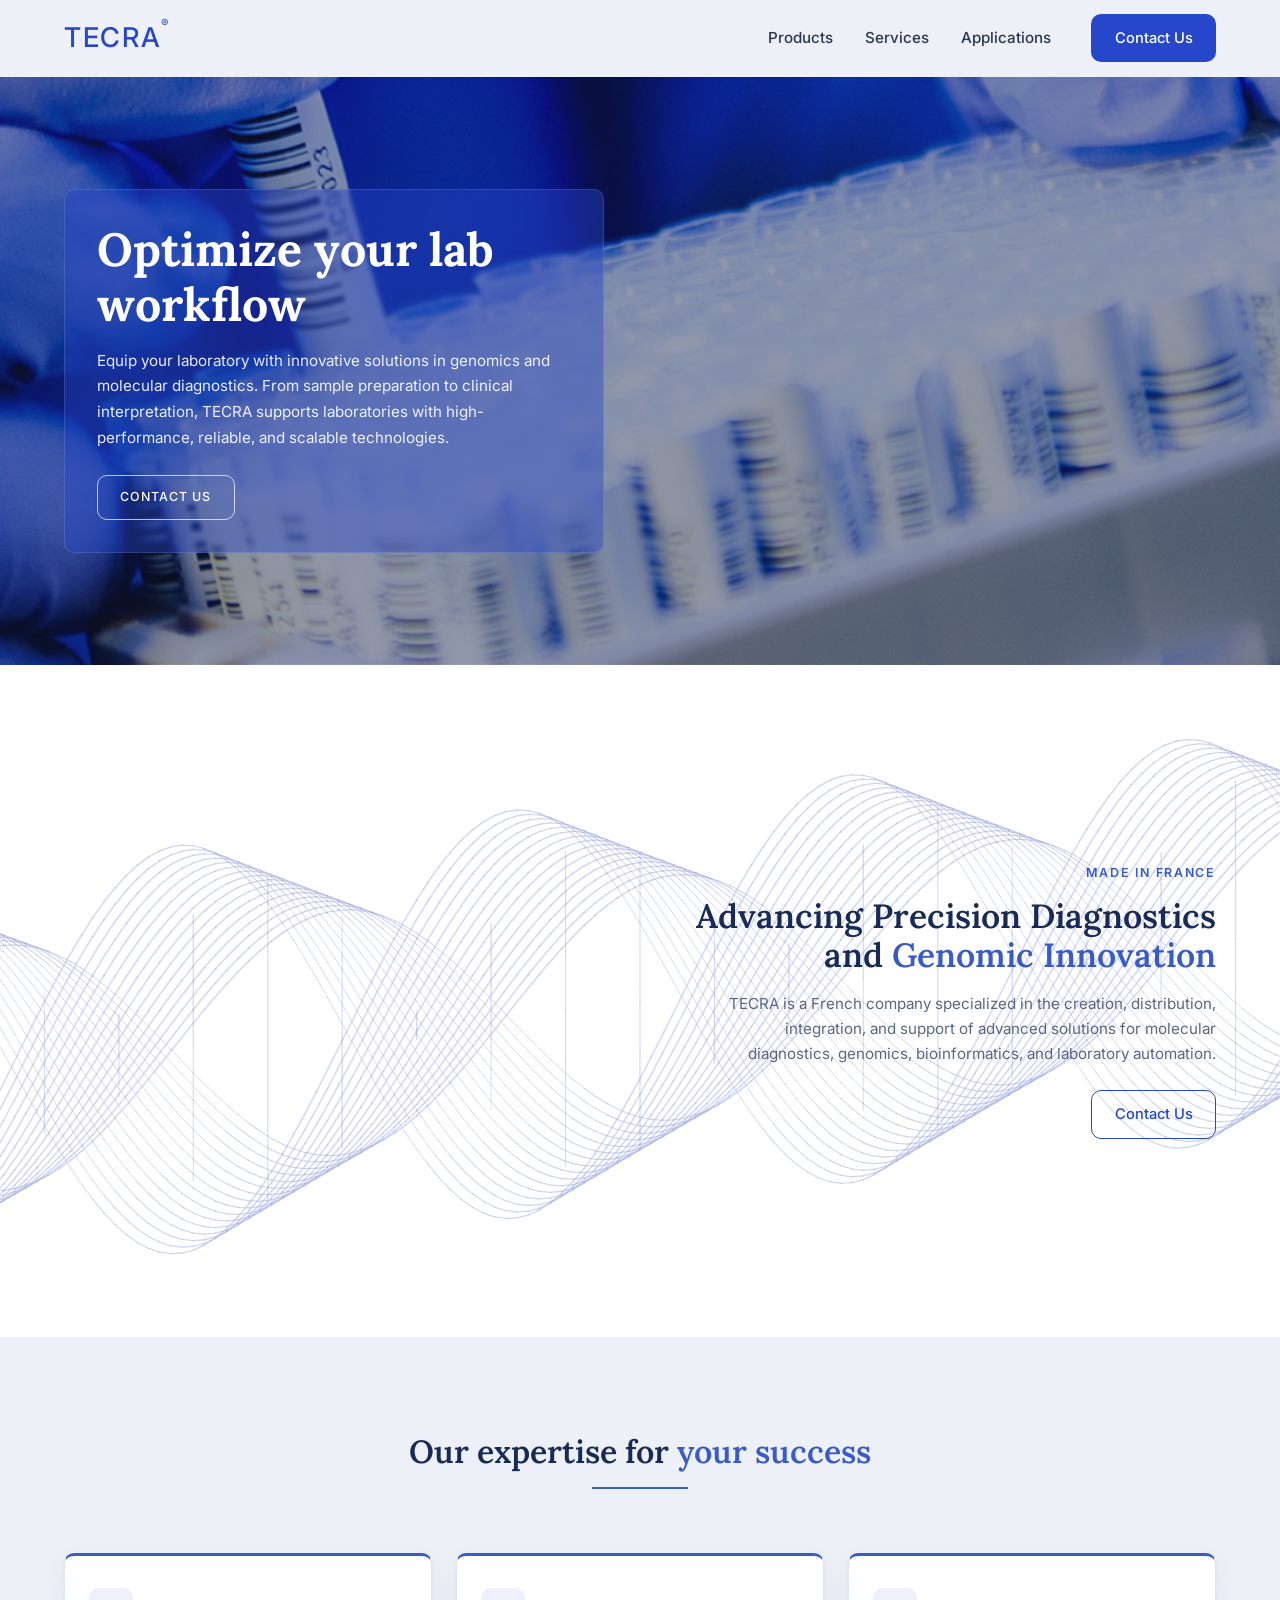
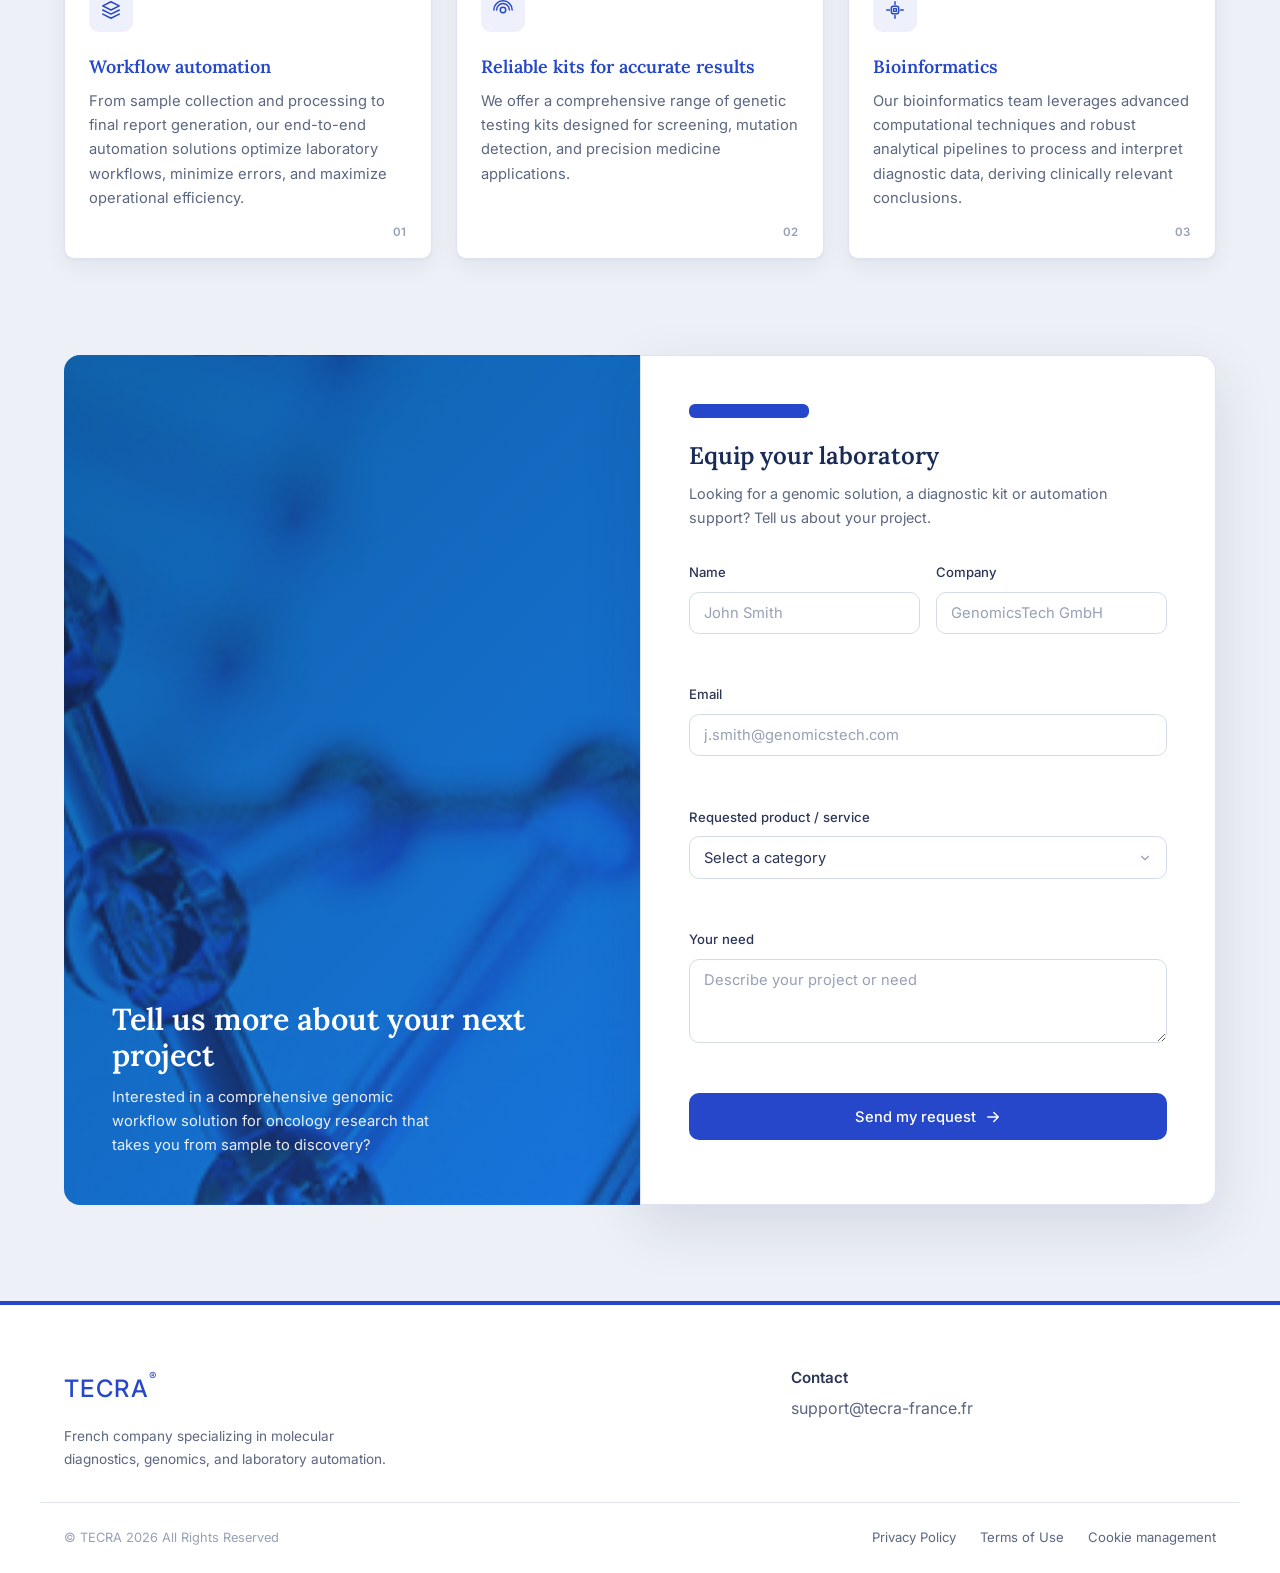
<file: index.html>
<!DOCTYPE html>
<html lang="en">
<head>
  <meta charset="UTF-8" />
  <meta name="viewport" content="width=device-width, initial-scale=1.0" />
  <title>TECRA — Advancing Precision Diagnostics & Genomic Innovation</title>
  <meta
    name="description"
    content="TECRA is a French company specialized in molecular diagnostics, genomics, bioinformatics, and laboratory automation."
  />

  <!-- Fonts: serif display (Lora) + sans UI (Inter) -->
  <link rel="preconnect" href="https://fonts.googleapis.com" />
  <link rel="preconnect" href="https://fonts.gstatic.com" crossorigin />
  <link
    href="https://fonts.googleapis.com/css2?family=Inter:wght@400;500;600&family=Lora:ital,wght@0,500;0,600;0,700;1,500&display=swap"
    rel="stylesheet"
  />

  <link rel="stylesheet" href="styles.css" />
</head>
<body>
  <!-- ============================ HEADER ============================ -->
  <header class="site-header" id="top">
    <div class="container site-header__inner">
      <a href="#top" class="logo" aria-label="TECRA home">
        <span class="logo__word">TECRA</span><span class="logo__mark">&reg;</span>
      </a>

      <nav class="nav" aria-label="Primary">
        <button
          class="nav__toggle"
          aria-expanded="false"
          aria-controls="nav-menu"
          aria-label="Open menu"
        >
          <span></span><span></span><span></span>
        </button>

        <ul class="nav__menu" id="nav-menu">
          <li><a href="products.html">Products</a></li>
          <li><a href="services.html">Services</a></li>
          <li><a href="applications.html">Applications</a></li>
          <li class="nav__cta">
            <a href="#contact" class="btn btn--primary">Contact Us</a>
          </li>
        </ul>
      </nav>
    </div>
  </header>

  <main>
    <!-- ============================ HERO ============================ -->
    <section class="hero" id="products">
      <div class="container hero__inner">
        <div class="hero__card">
          <h1 class="hero__title">Optimize your lab workflow</h1>
          <p class="hero__text">
            Equip your laboratory with innovative solutions in genomics and
            molecular diagnostics. From sample preparation to clinical
            interpretation, TECRA supports laboratories with high-performance,
            reliable, and scalable technologies.
          </p>
          <a href="#contact" class="btn btn--ghost">Contact Us</a>
        </div>
      </div>
    </section>

    <!-- ============================ ABOUT ============================ -->
    <section class="about" id="services">
      <div class="container about__inner">
        <!-- Decorative DNA double-helix: drawn and projected in 3D,
             rotating on its vertical axis (see initHelix in main.js). -->
        <div class="about__helix" aria-hidden="true">
          <canvas class="about__helix-canvas"></canvas>
        </div>

        <div class="about__content">
          <p class="eyebrow">Made in France</p>
          <h2 class="about__title">
            Advancing Precision Diagnostics and
            <span class="text-accent">Genomic Innovation</span>
          </h2>
          <p class="about__text">
            TECRA is a French company specialized in the creation, distribution,
            integration, and support of advanced solutions for molecular
            diagnostics, genomics, bioinformatics, and laboratory automation.
          </p>
          <a href="#contact" class="btn btn--outline">Contact Us</a>
        </div>
      </div>
    </section>

    <!-- ========================== EXPERTISE ========================== -->
    <section class="expertise" id="applications">
      <div class="container">
        <header class="section-head">
          <h2 class="section-head__title">
            Our expertise for <span class="text-accent">your success</span>
          </h2>
          <span class="section-head__rule" aria-hidden="true"></span>
        </header>

        <ol class="cards">
          <li class="card">
            <span class="card__icon" aria-hidden="true">
              <svg viewBox="0 0 24 24" fill="none" stroke="currentColor" stroke-width="1.6" stroke-linecap="round" stroke-linejoin="round">
                <path d="M12 3 3 7.5 12 12l9-4.5L12 3Z" />
                <path d="M3 12l9 4.5L21 12" />
                <path d="M3 16.5 12 21l9-4.5" />
              </svg>
            </span>
            <h3 class="card__title">Workflow automation</h3>
            <p class="card__text">
              From sample collection and processing to final report generation,
              our end-to-end automation solutions optimize laboratory workflows,
              minimize errors, and maximize operational efficiency.
            </p>
            <span class="card__number">01</span>
          </li>

          <li class="card">
            <span class="card__icon" aria-hidden="true">
              <svg viewBox="0 0 24 24" fill="none" stroke="currentColor" stroke-width="1.6" stroke-linecap="round" stroke-linejoin="round">
                <circle cx="12" cy="12" r="3" />
                <path d="M5 12a7 7 0 0 1 14 0" />
                <path d="M2 12a10 10 0 0 1 20 0" />
              </svg>
            </span>
            <h3 class="card__title">Reliable kits for accurate results</h3>
            <p class="card__text">
              We offer a comprehensive range of genetic testing kits designed for
              screening, mutation detection, and precision medicine applications.
            </p>
            <span class="card__number">02</span>
          </li>

          <li class="card">
            <span class="card__icon" aria-hidden="true">
              <svg viewBox="0 0 24 24" fill="none" stroke="currentColor" stroke-width="1.6" stroke-linecap="round" stroke-linejoin="round">
                <path d="M12 3v3M12 18v3M3 12h3M18 12h3" />
                <rect x="8" y="8" width="8" height="8" rx="2" />
                <path d="M10.5 10.5h3v3h-3z" />
              </svg>
            </span>
            <h3 class="card__title">Bioinformatics</h3>
            <p class="card__text">
              Our bioinformatics team leverages advanced computational techniques
              and robust analytical pipelines to process and interpret diagnostic
              data, deriving clinically relevant conclusions.
            </p>
            <span class="card__number">03</span>
          </li>
        </ol>
      </div>
    </section>

    <!-- =========================== CONTACT =========================== -->
    <section class="contact" id="contact">
      <div class="container contact__inner">
        <!-- Image / message panel -->
        <aside class="contact__panel">
          <div class="contact__panel-content">
            <h2 class="contact__panel-title">Tell us more about your next project</h2>
            <p class="contact__panel-text">
              Interested in a comprehensive genomic workflow solution for oncology
              research that takes you from sample to discovery?
            </p>
          </div>
        </aside>

        <!-- Form card -->
        <div class="contact__card">
          <span class="contact__chip" aria-hidden="true"></span>
          <h2 class="contact__title">Equip your laboratory</h2>
          <p class="contact__subtitle">
            Looking for a genomic solution, a diagnostic kit or automation support?
            Tell us about your project.
          </p>

          <form class="form" id="contact-form" action="https://formspree.io/f/mpqgjjyk" method="POST" novalidate>
            <input type="hidden" name="_subject" value="New contact request from TECRA website" />
            <input type="hidden" name="_replyto" value="" />
            <div class="form__row">
              <div class="field">
                <label for="name">Name</label>
                <input type="text" id="name" name="name" minlength="2" placeholder="John Smith" required />
                <span class="field__error" aria-live="polite"></span>
              </div>
              <div class="field">
                <label for="structure">Company</label>
                <input type="text" id="structure" name="structure" minlength="2" placeholder="GenomicsTech GmbH" required />
                <span class="field__error" aria-live="polite"></span>
              </div>
            </div>

            <div class="field">
              <label for="email">Email</label>
              <input type="email" id="email" name="email" placeholder="j.smith@genomicstech.com" required />
              <span class="field__error" aria-live="polite"></span>
            </div>

            <div class="field">
              <label for="category">Requested product / service</label>
              <select id="category" name="category" required>
                <option value="" disabled selected>Select a category</option>
                <option value="automation">Workflow automation</option>
                <option value="kits">Diagnostic kits</option>
                <option value="genomics">Genomic solutions</option>
                <option value="bioinformatics">Bioinformatics</option>
              </select>
              <span class="field__error" aria-live="polite"></span>
            </div>

            <div class="field">
              <label for="need">Your need</label>
              <textarea id="need" name="need" rows="3" minlength="10" placeholder="Describe your project or need" required></textarea>
              <span class="field__error" aria-live="polite"></span>
            </div>

            <button type="submit" class="btn btn--primary btn--block">
              Send my request
              <svg viewBox="0 0 24 24" fill="none" stroke="currentColor" stroke-width="2" stroke-linecap="round" stroke-linejoin="round" aria-hidden="true">
                <path d="M5 12h14M13 6l6 6-6 6" />
              </svg>
            </button>
          </form>
        </div>
      </div>
    </section>
  </main>

  <!-- ============================ FOOTER ============================ -->
  <footer class="site-footer">
    <div class="container site-footer__inner">
      <div class="site-footer__brand">
        <a href="#top" class="logo logo--footer" aria-label="TECRA home">
          <span class="logo__word">TECRA</span><span class="logo__mark">&reg;</span>
        </a>
        <p class="site-footer__desc">
          French company specializing in molecular diagnostics, genomics, and
          laboratory automation.
        </p>
      </div>

      <div class="site-footer__contact">
        <h4>Contact</h4>
        <a href="mailto:support@tecra-france.fr">support@tecra-france.fr</a>
      </div>
    </div>

    <div class="container site-footer__bottom">
      <p class="site-footer__copy">&copy; TECRA 2026 All Rights Reserved</p>
      <ul class="site-footer__links">
        <li><a href="politique-de-confidentialite.html">Privacy Policy</a></li>
        <li><a href="#">Terms of Use</a></li>
        <li><a href="politique-de-confidentialite.html#cookies">Cookie management</a></li>
        
      </ul>
    </div>
  </footer>

  <script src="main.js"></script>
</body>
</html>
</file>
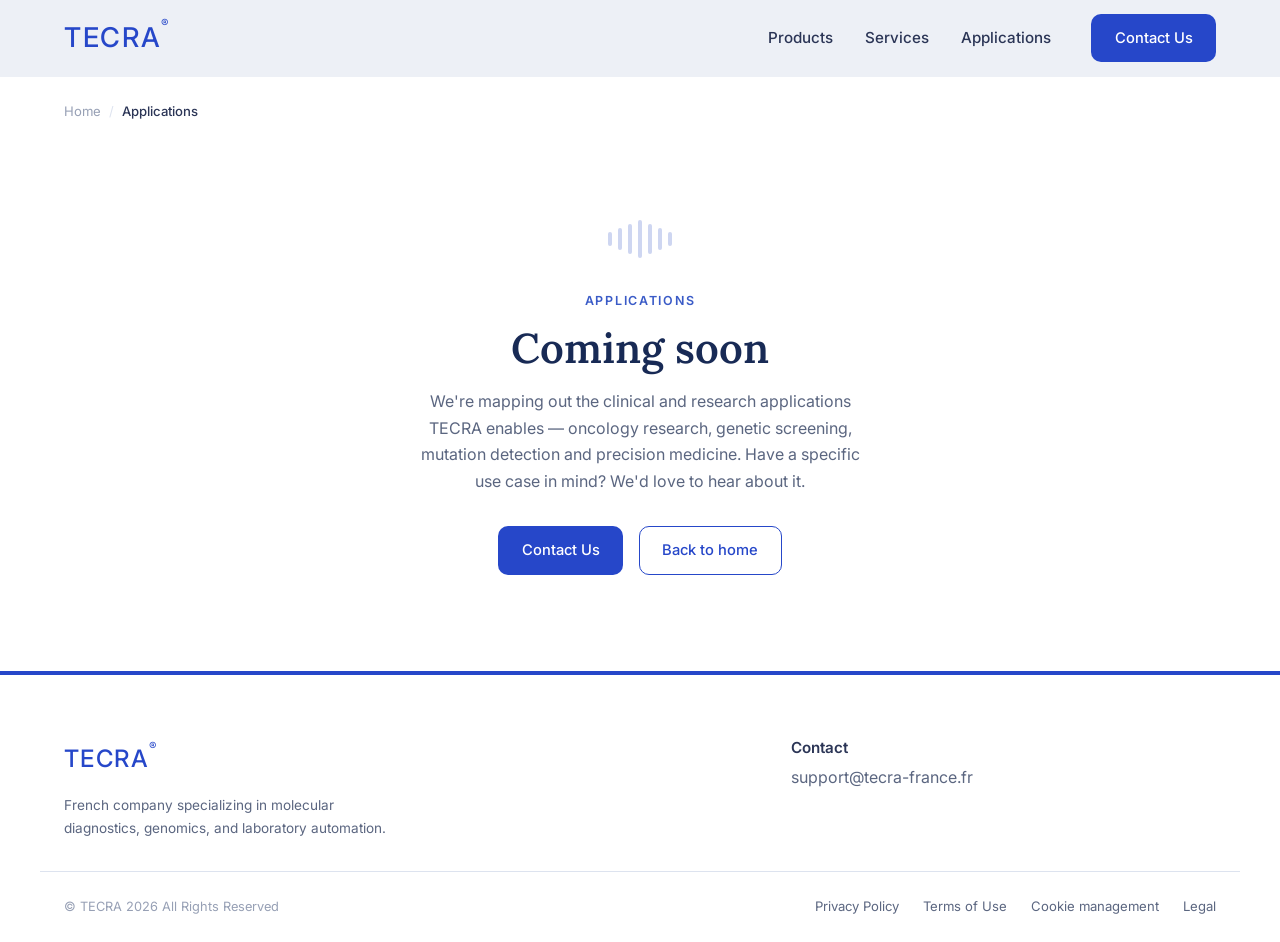
<file: applications.html>
<!DOCTYPE html>
<html lang="en">
<head>
  <meta charset="UTF-8" />
  <meta name="viewport" content="width=device-width, initial-scale=1.0" />

  <title>Applications — TECRA | Oncology, Screening & Precision Medicine</title>
  <meta
    name="description"
    content="TECRA applications — oncology research, genetic screening, mutation detection and precision medicine. This page is being prepared. Contact us in the meantime."
  />
  <link rel="canonical" href="https://tecra-france.fr/applications.html" />
  <meta name="robots" content="noindex, follow" />

  <meta property="og:type" content="website" />
  <meta property="og:title" content="Applications — TECRA" />
  <meta property="og:description" content="Our applications page is on its way. Reach out to discuss oncology, screening and precision medicine." />
  <meta property="og:url" content="https://tecra-france.fr/applications.html" />
  <meta property="og:locale" content="en" />

  <link rel="preconnect" href="https://fonts.googleapis.com" />
  <link rel="preconnect" href="https://fonts.gstatic.com" crossorigin />
  <link
    href="https://fonts.googleapis.com/css2?family=Inter:wght@400;500;600&family=Lora:ital,wght@0,500;0,600;0,700;1,500&display=swap"
    rel="stylesheet"
  />

  <link rel="stylesheet" href="styles.css" />
  <link rel="stylesheet" href="pages.css" />
</head>
<body>
  <header class="site-header" id="top">
    <div class="container site-header__inner">
      <a href="index.html" class="logo" aria-label="TECRA home">
        <span class="logo__word">TECRA</span><span class="logo__mark">&reg;</span>
      </a>

      <nav class="nav" aria-label="Primary">
        <button class="nav__toggle" aria-expanded="false" aria-controls="nav-menu" aria-label="Open menu">
          <span></span><span></span><span></span>
        </button>

        <ul class="nav__menu" id="nav-menu">
          <li><a href="products.html">Products</a></li>
          <li><a href="services.html">Services</a></li>
          <li><a href="applications.html" aria-current="page">Applications</a></li>
          <li class="nav__cta">
            <a href="index.html#contact" class="btn btn--primary">Contact Us</a>
          </li>
        </ul>
      </nav>
    </div>
  </header>

  <main>
    <nav class="container breadcrumb" aria-label="Breadcrumb">
      <ol>
        <li><a href="index.html">Home</a></li>
        <li class="breadcrumb__sep" aria-hidden="true">/</li>
        <li aria-current="page">Applications</li>
      </ol>
    </nav>

    <section class="container wip" aria-labelledby="wip-title">
      <div class="wip__inner">
        <div class="wip__motif" aria-hidden="true">
          <span></span><span></span><span></span><span></span><span></span><span></span><span></span>
        </div>
        <p class="eyebrow">Applications</p>
        <h1 class="wip__title" id="wip-title">Coming soon</h1>
        <p class="wip__text">
          We're mapping out the clinical and research applications TECRA enables —
          oncology research, genetic screening, mutation detection and precision
          medicine. Have a specific use case in mind? We'd love to hear about it.
        </p>
        <div class="wip__actions">
          <a href="index.html#contact" class="btn btn--primary">Contact Us</a>
          <a href="index.html" class="btn btn--outline">Back to home</a>
        </div>
      </div>
    </section>
  </main>

  <footer class="site-footer">
    <div class="container site-footer__inner">
      <div class="site-footer__brand">
        <a href="index.html" class="logo logo--footer" aria-label="TECRA home">
          <span class="logo__word">TECRA</span><span class="logo__mark">&reg;</span>
        </a>
        <p class="site-footer__desc">
          French company specializing in molecular diagnostics, genomics, and
          laboratory automation.
        </p>
      </div>

      <div class="site-footer__contact">
        <h4>Contact</h4>
        <a href="mailto:support@tecra-france.fr">support@tecra-france.fr</a>
      </div>
    </div>

    <div class="container site-footer__bottom">
      <p class="site-footer__copy">&copy; TECRA 2026 All Rights Reserved</p>
      <ul class="site-footer__links">
        <li><a href="politique-de-confidentialite.html">Privacy Policy</a></li>
        <li><a href="#">Terms of Use</a></li>
        <li><a href="politique-de-confidentialite.html#cookies">Cookie management</a></li>
        <li><a href="mentions-legales.html">Legal</a></li>
      </ul>
    </div>
  </footer>

  <script src="main.js"></script>
</body>
</html>
</file>
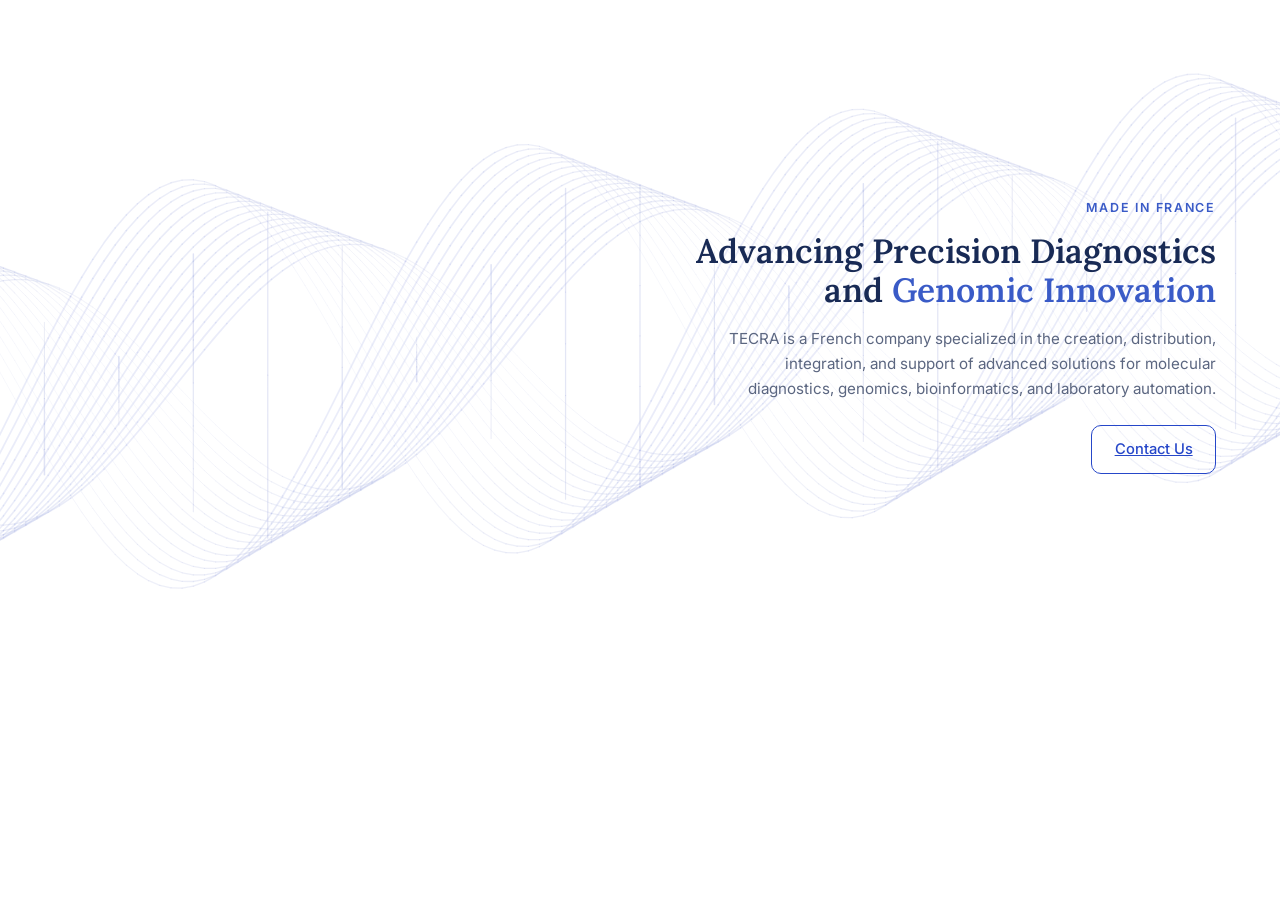
<file: helix-preview.html>
<!DOCTYPE html>
<html lang="fr">
<head>
<meta charset="UTF-8" />
<meta name="viewport" content="width=device-width, initial-scale=1.0" />
<title>TECRA — Aperçu hélice ADN animée</title>
<link rel="preconnect" href="https://fonts.googleapis.com" />
<link rel="preconnect" href="https://fonts.gstatic.com" crossorigin />
<link href="https://fonts.googleapis.com/css2?family=Inter:wght@400;500;600&family=Lora:wght@500;600;700&display=swap" rel="stylesheet" />
<style>
  :root{
    --c-primary:#2647c9; --c-accent:#3a5bc7; --c-navy:#182a55;
    --c-text:#5b6680; --c-bg:#ffffff;
    --ff-serif:"Lora",Georgia,serif; --ff-sans:"Inter",system-ui,sans-serif;
    --space-3:.75rem; --space-4:1rem; --space-6:1.5rem; --radius:10px;
  }
  *,*::before,*::after{box-sizing:border-box;}
  body{margin:0;font-family:var(--ff-sans);color:var(--c-text);background:var(--c-bg);line-height:1.65;-webkit-font-smoothing:antialiased;}
  h2{margin:0;font-family:var(--ff-serif);color:var(--c-navy);line-height:1.18;font-weight:600;}
  p{margin:0;} svg,canvas{display:block;}
  .text-accent{color:var(--c-accent);}
  .container{width:100%;max-width:1200px;margin-inline:auto;padding-inline:var(--space-6);}
  .eyebrow{font-size:.78rem;font-weight:600;letter-spacing:.14em;text-transform:uppercase;color:var(--c-accent);margin-bottom:var(--space-3);}
  .btn{display:inline-flex;align-items:center;justify-content:center;padding:.7rem 1.4rem;font-size:.92rem;font-weight:500;border:1px solid var(--c-primary);border-radius:var(--radius);color:var(--c-primary);background:transparent;cursor:pointer;transition:background .18s,color .18s;}
  .btn:hover{background:var(--c-primary);color:#fff;}

  .about{position:relative;background:var(--c-bg);overflow:hidden;}
  .about__inner{position:relative;display:grid;grid-template-columns:1fr;min-height:42rem;align-content:center;padding-block:clamp(3.5rem,8vw,6.5rem);}
  .about__helix{position:absolute;top:50%;left:50%;width:100vw;height:100%;transform:translate(-50%,-50%);pointer-events:none;z-index:0;}
  .about__helix-canvas{display:block;width:100%;height:100%;opacity:.9;}
  .about__content{position:relative;z-index:1;max-width:520px;margin-left:auto;text-align:right;}
  .about__title{font-size:clamp(1.5rem,3.2vw,2.1rem);margin-bottom:var(--space-4);}
  .about__text{color:var(--c-text);margin-bottom:var(--space-6);font-size:.95rem;}

  @media (max-width:900px){
    .about__content{max-width:none;text-align:left;}
    .about__helix-canvas{opacity:.5;}
  }
  @media (prefers-reduced-motion:reduce){*,*::before,*::after{animation-duration:.01ms!important;}}
</style>
</head>
<body>
  <section class="about">
    <div class="container about__inner">
      <div class="about__helix" aria-hidden="true">
        <canvas class="about__helix-canvas"></canvas>
      </div>
      <div class="about__content">
        <p class="eyebrow">Made in France</p>
        <h2 class="about__title">Advancing Precision Diagnostics and <span class="text-accent">Genomic Innovation</span></h2>
        <p class="about__text">TECRA is a French company specialized in the creation, distribution, integration, and support of advanced solutions for molecular diagnostics, genomics, bioinformatics, and laboratory automation.</p>
        <a href="#" class="btn">Contact Us</a>
      </div>
    </div>
  </section>

<script>
(function(){
  "use strict";
  function initHelix(){
    var wrap=document.querySelector(".about__helix");
    var canvas=wrap&&wrap.querySelector(".about__helix-canvas");
    if(!canvas||!canvas.getContext)return;
    var ctx=canvas.getContext("2d");
    var TWO_PI=Math.PI*2;
    var reduceMotion=window.matchMedia("(prefers-reduced-motion: reduce)").matches;
    var BACK=[96,110,190],FRONT=[165,176,232];
    var FILAMENTS=16,STEPS=120,LAYERS=26,SPEED=TWO_PI/26,R_SPREAD=0.5,P_SHEAR=1.5;
    var TILT=Math.tan((-6*Math.PI)/180),RUNGS_PER_TURN=9,RUNG_SUB=6;
    var W=0,H=0,dpr=1,geom=null,rot=0,rafId=0,visible=true;
    function lerp(a,b,t){return a+(b-a)*t;}
    var bbStyle=[],rungStyle=[];
    for(var b=0;b<LAYERS;b++){
      var t=LAYERS===1?0.5:b/(LAYERS-1);
      var r=Math.round(lerp(BACK[0],FRONT[0],t));
      var g=Math.round(lerp(BACK[1],FRONT[1],t));
      var bl=Math.round(lerp(BACK[2],FRONT[2],t));
      bbStyle.push({stroke:"rgba("+r+","+g+","+bl+","+(0.06+0.2*t).toFixed(3)+")",width:0.9+0.8*t});
      rungStyle.push({stroke:"rgba("+r+","+g+","+bl+","+(0.1+0.28*t).toFixed(3)+")",width:0.9+0.7*t});
    }
    function resize(){
      var rect=wrap.getBoundingClientRect();
      W=Math.max(1,rect.width);H=Math.max(1,rect.height);
      dpr=Math.min(window.devicePixelRatio||1,2);
      canvas.width=Math.round(W*dpr);canvas.height=Math.round(H*dpr);
      canvas.style.width=W+"px";canvas.style.height=H+"px";
      ctx.setTransform(dpr,0,0,dpr,0,0);ctx.lineCap="round";
      var left=-30,right=W+30;
      geom={left:left,right:right,span:right-left,cx:W*0.5,cy:H*0.5,radius:Math.min(H,480)*0.34,
        turns:Math.max(1.8,Math.min(3.2,W/640))};
    }
    function point(s,phase,rOff,pOff){
      var g=geom;
      var x=g.left+s*g.span;
      var theta=s*g.turns*TWO_PI+phase+pOff+rot;
      var r=g.radius*(1+rOff);
      var y=g.cy+Math.cos(theta)*r+(x-g.cx)*TILT;
      return{x:x,y:y,z:Math.sin(theta)};
    }
    function bucket(z){var b=((z+1)*0.5*(LAYERS-1)+0.5)|0;if(b<0)b=0;else if(b>=LAYERS)b=LAYERS-1;return b;}
    function draw(){
      var g=geom;ctx.clearRect(0,0,W,H);
      var bb=new Array(LAYERS),rg=new Array(LAYERS);
      for(var i=0;i<LAYERS;i++){bb[i]=new Path2D();rg[i]=new Path2D();}
      var phases=[0,Math.PI];
      for(var p=0;p<2;p++){
        for(var f=0;f<FILAMENTS;f++){
          var fr=f/(FILAMENTS-1)-0.5;
          var rOff=fr*R_SPREAD,pOff=fr*P_SHEAR;
          var prev=point(0,phases[p],rOff,pOff);
          for(var s=1;s<=STEPS;s++){
            var cur=point(s/STEPS,phases[p],rOff,pOff);
            var path=bb[bucket((prev.z+cur.z)*0.5)];
            path.moveTo(prev.x,prev.y);path.lineTo(cur.x,cur.y);
            prev=cur;
          }
        }
      }
      var nr=Math.round(g.turns*RUNGS_PER_TURN);
      for(var k=0;k<=nr;k++){
        var ss=k/nr;
        var a=point(ss,0,0,0),bp=point(ss,Math.PI,0,0);
        var px=a.x,py=a.y,pz=a.z;
        for(var j=1;j<=RUNG_SUB;j++){
          var tt=j/RUNG_SUB;
          var qx=lerp(a.x,bp.x,tt),qy=lerp(a.y,bp.y,tt),qz=lerp(a.z,bp.z,tt);
          var rpath=rg[bucket((pz+qz)*0.5)];
          rpath.moveTo(px,py);rpath.lineTo(qx,qy);
          px=qx;py=qy;pz=qz;
        }
      }
      for(var b1=0;b1<LAYERS;b1++){ctx.strokeStyle=bbStyle[b1].stroke;ctx.lineWidth=bbStyle[b1].width;ctx.stroke(bb[b1]);}
      for(var b2=0;b2<LAYERS;b2++){ctx.strokeStyle=rungStyle[b2].stroke;ctx.lineWidth=rungStyle[b2].width;ctx.stroke(rg[b2]);}
    }
    var last=0;
    function frame(now){if(!last)last=now;rot+=((now-last)/1000)*SPEED;last=now;draw();rafId=requestAnimationFrame(frame);}
    function start(){if(rafId||reduceMotion)return;last=0;rafId=requestAnimationFrame(frame);}
    function stop(){if(rafId){cancelAnimationFrame(rafId);rafId=0;}}
    resize();
    if(reduceMotion){rot=0.6;draw();}else{start();}
    if("IntersectionObserver" in window){
      new IntersectionObserver(function(e){visible=e[0].isIntersecting;if(visible)start();else stop();}).observe(wrap);
    }
    document.addEventListener("visibilitychange",function(){if(document.hidden)stop();else if(visible)start();});
    var rt=0;window.addEventListener("resize",function(){clearTimeout(rt);rt=setTimeout(function(){resize();if(reduceMotion)draw();},150);});
  }
  initHelix();
})();
</script>
</body>
</html>
</file>
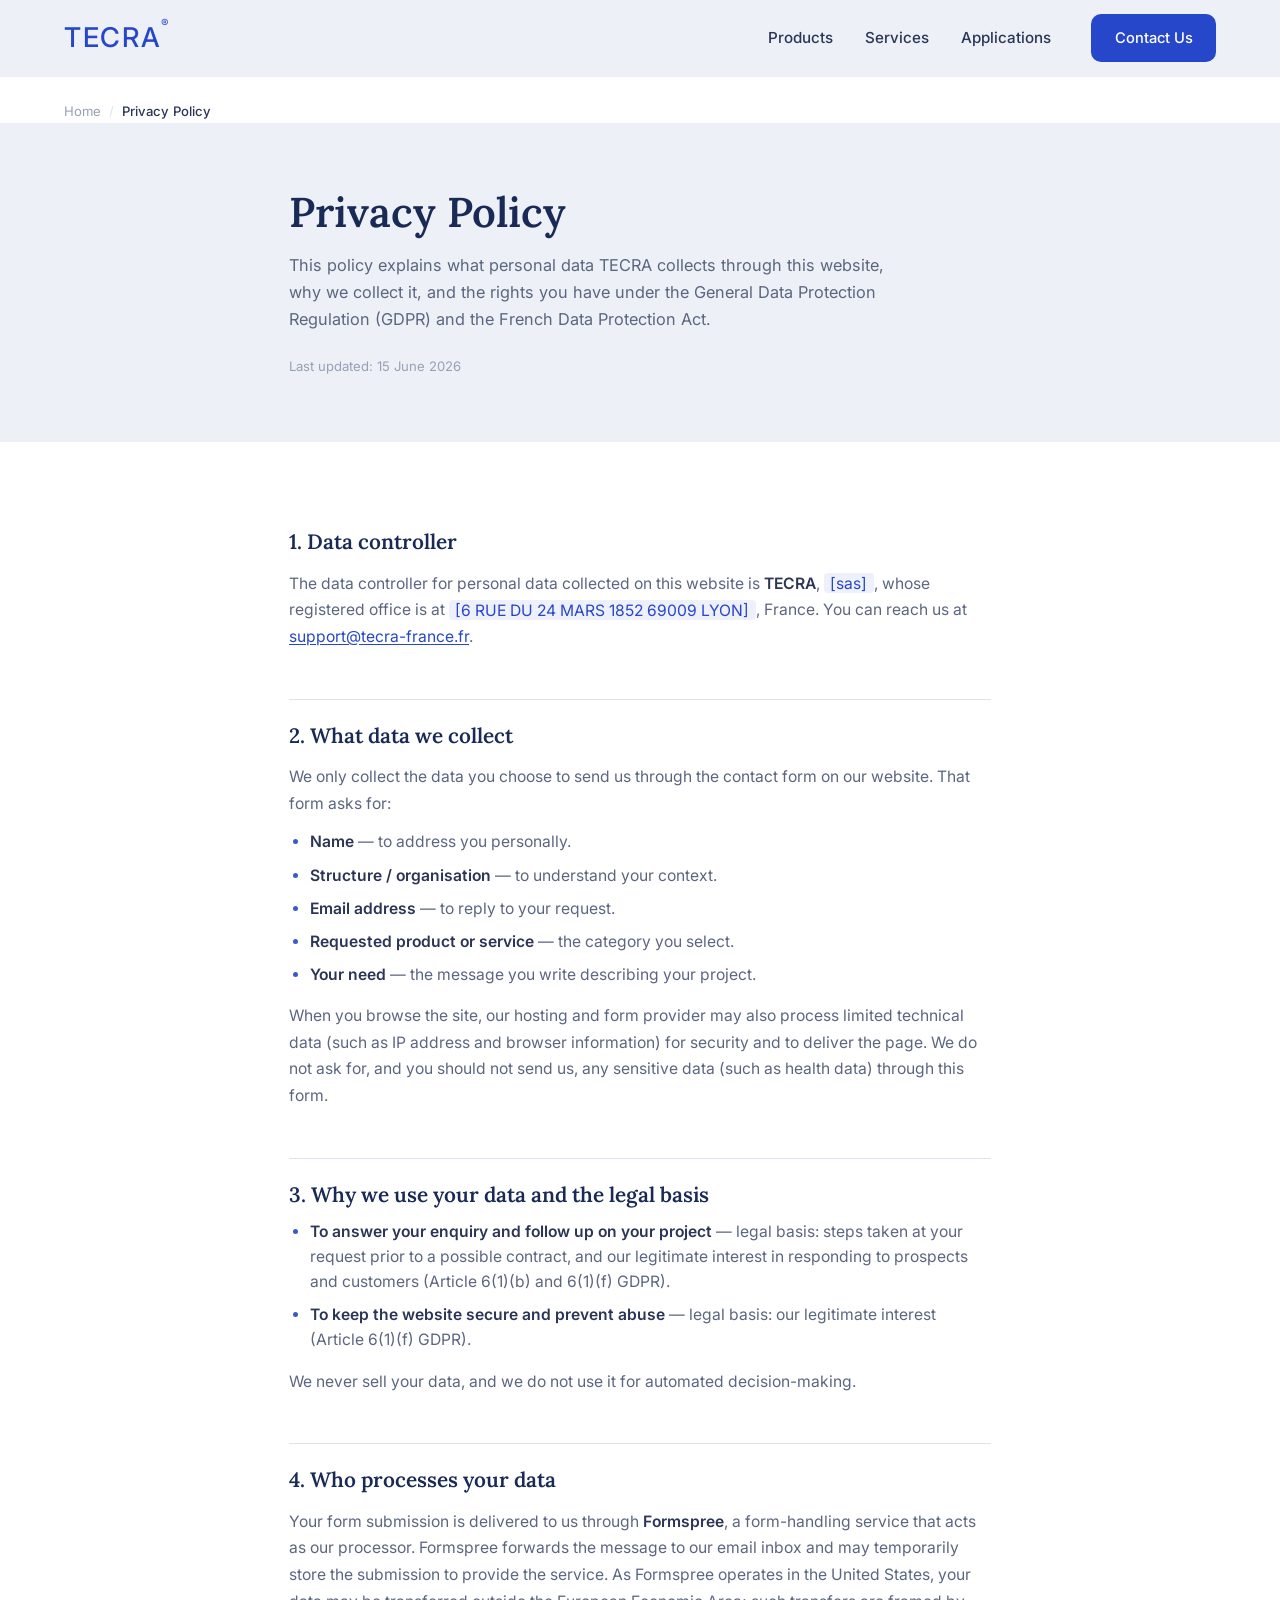
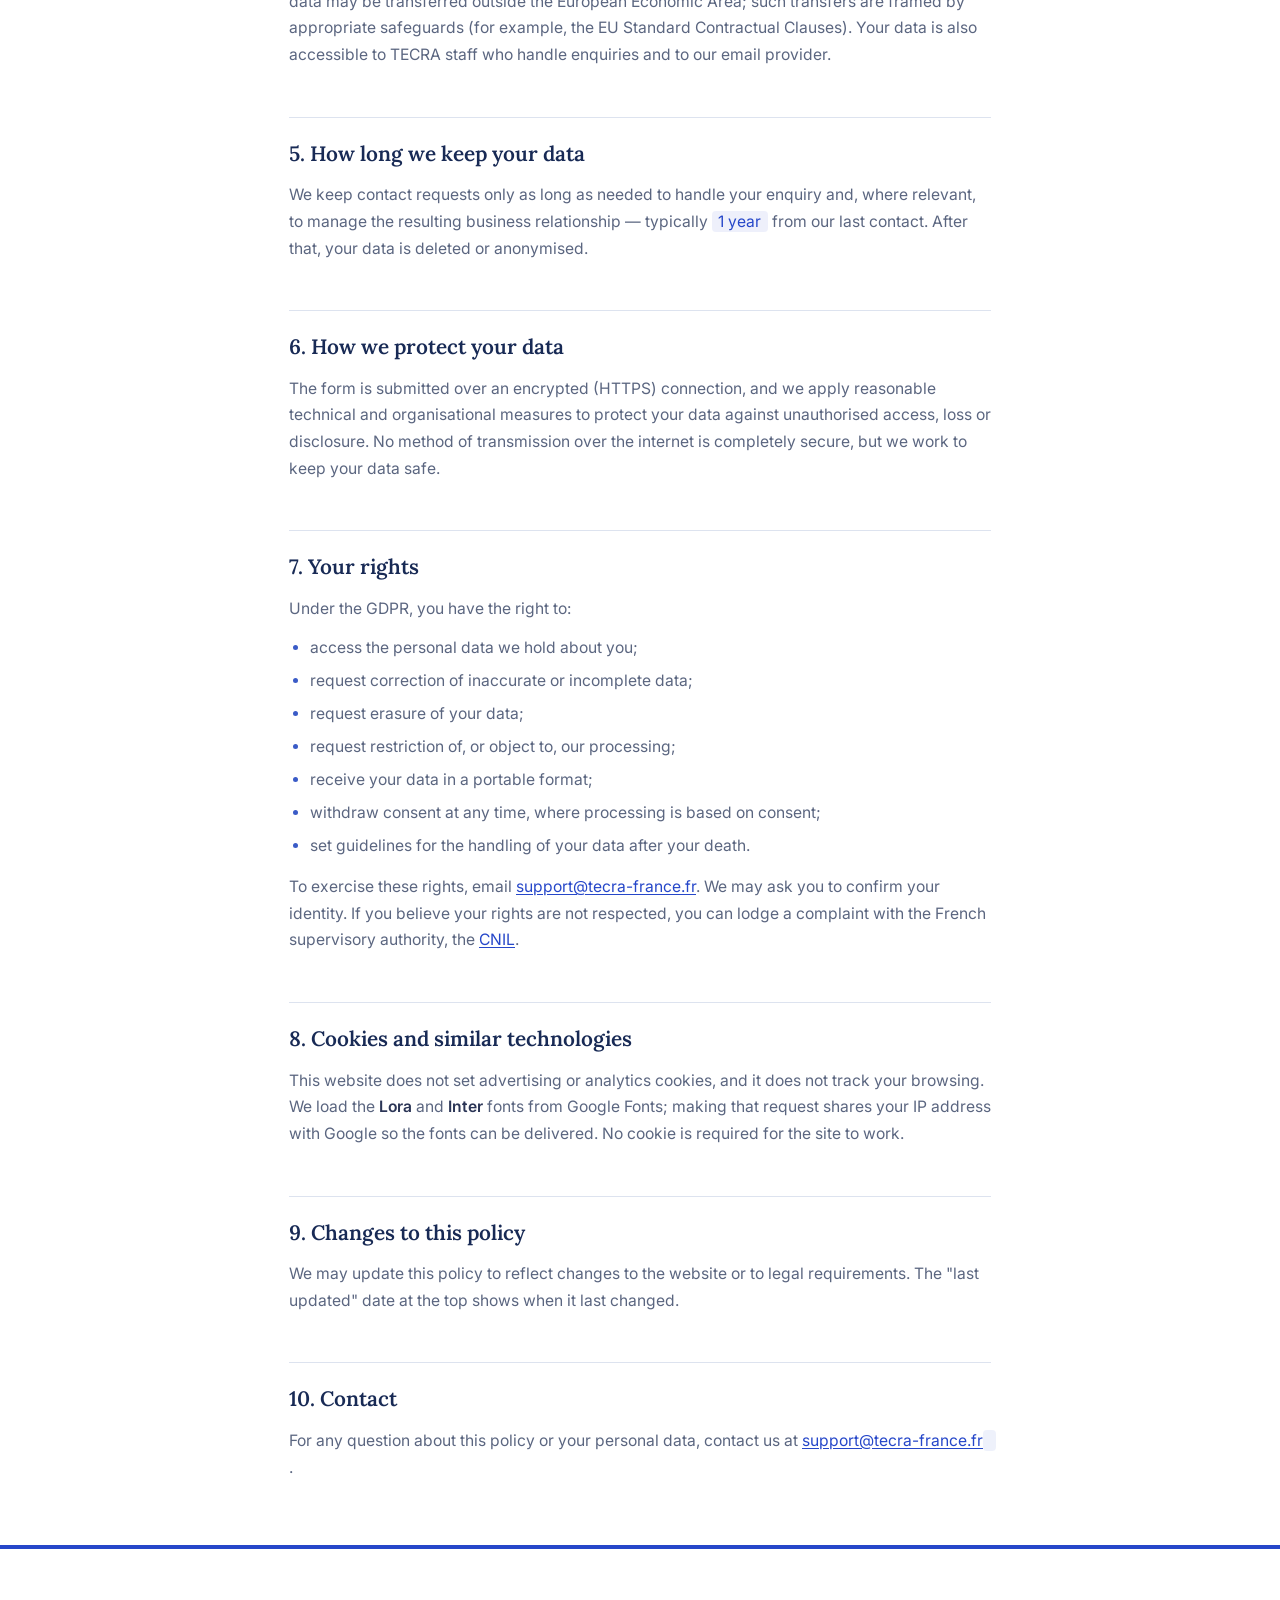
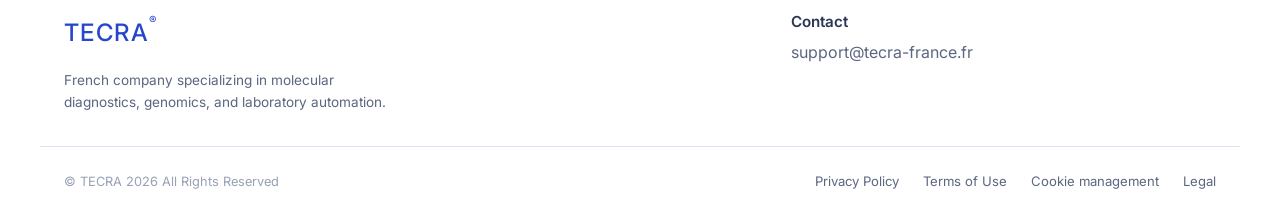
<file: politique-de-confidentialite.html>
<!DOCTYPE html>
<html lang="en">
<head>
  <meta charset="UTF-8" />
  <meta name="viewport" content="width=device-width, initial-scale=1.0" />

  <title>Privacy Policy — TECRA</title>
  <meta
    name="description"
    content="How TECRA collects, uses and protects the personal data submitted through the tecra-france.fr contact form, in compliance with the GDPR."
  />
  <link rel="canonical" href="https://tecra-france.fr/politique-de-confidentialite.html" />
  <meta name="robots" content="index, follow" />

  <meta property="og:type" content="website" />
  <meta property="og:title" content="Privacy Policy — TECRA" />
  <meta property="og:description" content="How TECRA collects, uses and protects your personal data, in compliance with the GDPR." />
  <meta property="og:url" content="https://tecra-france.fr/politique-de-confidentialite.html" />
  <meta property="og:locale" content="en" />

  <link rel="preconnect" href="https://fonts.googleapis.com" />
  <link rel="preconnect" href="https://fonts.gstatic.com" crossorigin />
  <link
    href="https://fonts.googleapis.com/css2?family=Inter:wght@400;500;600&family=Lora:ital,wght@0,500;0,600;0,700;1,500&display=swap"
    rel="stylesheet"
  />

  <link rel="stylesheet" href="styles.css" />
  <link rel="stylesheet" href="pages.css" />
</head>
<body>
  <header class="site-header" id="top">
    <div class="container site-header__inner">
      <a href="index.html" class="logo" aria-label="TECRA home">
        <span class="logo__word">TECRA</span><span class="logo__mark">&reg;</span>
      </a>

      <nav class="nav" aria-label="Primary">
        <button class="nav__toggle" aria-expanded="false" aria-controls="nav-menu" aria-label="Open menu">
          <span></span><span></span><span></span>
        </button>

        <ul class="nav__menu" id="nav-menu">
          <li><a href="products.html">Products</a></li>
          <li><a href="services.html">Services</a></li>
          <li><a href="applications.html">Applications</a></li>
          <li class="nav__cta">
            <a href="index.html#contact" class="btn btn--primary">Contact Us</a>
          </li>
        </ul>
      </nav>
    </div>
  </header>

  <main>
    <nav class="container breadcrumb" aria-label="Breadcrumb">
      <ol>
        <li><a href="index.html">Home</a></li>
        <li class="breadcrumb__sep" aria-hidden="true">/</li>
        <li aria-current="page">Privacy Policy</li>
      </ol>
    </nav>

    <div class="page-head">
      <div class="container page-head__inner">
        <h1 class="page-head__title">Privacy Policy</h1>
        <p class="page-head__lead">
          This policy explains what personal data TECRA collects through this website,
          why we collect it, and the rights you have under the General Data Protection
          Regulation (GDPR) and the French Data Protection Act.
        </p>
        <p class="page-head__meta">Last updated: 15 June 2026</p>
      </div>
    </div>

    <article class="container prose">
     

      <h2>1. Data controller</h2>
      <p>
        The data controller for personal data collected on this website is
        <strong>TECRA</strong>, <span class="placeholder">[sas]</span>, whose
        registered office is at <span class="placeholder">[6 RUE DU 24 MARS 1852 69009 LYON]</span>, France.
        You can reach us at
        <a href="mailto:support@tecra-france.fr">support@tecra-france.fr</a>.
      </p>

      <h2>2. What data we collect</h2>
      <p>
        We only collect the data you choose to send us through the contact form on
        our website. That form asks for:
      </p>
      <ul>
        <li><strong>Name</strong> — to address you personally.</li>
        <li><strong>Structure / organisation</strong> — to understand your context.</li>
        <li><strong>Email address</strong> — to reply to your request.</li>
        <li><strong>Requested product or service</strong> — the category you select.</li>
        <li><strong>Your need</strong> — the message you write describing your project.</li>
      </ul>
      <p>
        When you browse the site, our hosting and form provider may also process
        limited technical data (such as IP address and browser information) for
        security and to deliver the page. We do not ask for, and you should not send
        us, any sensitive data (such as health data) through this form.
      </p>

      <h2>3. Why we use your data and the legal basis</h2>
      <ul>
        <li>
          <strong>To answer your enquiry and follow up on your project</strong> —
          legal basis: steps taken at your request prior to a possible contract, and
          our legitimate interest in responding to prospects and customers
          (Article 6(1)(b) and 6(1)(f) GDPR).
        </li>
        <li>
          <strong>To keep the website secure and prevent abuse</strong> — legal basis:
          our legitimate interest (Article 6(1)(f) GDPR).
        </li>
      </ul>
      <p>We never sell your data, and we do not use it for automated decision-making.</p>

      <h2>4. Who processes your data</h2>
      <p>
        Your form submission is delivered to us through <strong>Formspree</strong>, a
        form-handling service that acts as our processor. Formspree forwards the
        message to our email inbox and may temporarily store the submission to provide
        the service. As Formspree operates in the United States, your data may be
        transferred outside the European Economic Area; such transfers are framed by
        appropriate safeguards (for example, the EU Standard Contractual Clauses).
        Your data is also accessible to TECRA staff who handle enquiries and to our
        email provider.
      </p>
     

      <h2>5. How long we keep your data</h2>
      <p>
        We keep contact requests only as long as needed to handle your enquiry and,
        where relevant, to manage the resulting business relationship — typically
        <span class="placeholder">1 year</span> from our last contact.
        After that, your data is deleted or anonymised.
      </p>

      <h2>6. How we protect your data</h2>
      <p>
        The form is submitted over an encrypted (HTTPS) connection, and we apply
        reasonable technical and organisational measures to protect your data against
        unauthorised access, loss or disclosure. No method of transmission over the
        internet is completely secure, but we work to keep your data safe.
      </p>

      <h2>7. Your rights</h2>
      <p>Under the GDPR, you have the right to:</p>
      <ul>
        <li>access the personal data we hold about you;</li>
        <li>request correction of inaccurate or incomplete data;</li>
        <li>request erasure of your data;</li>
        <li>request restriction of, or object to, our processing;</li>
        <li>receive your data in a portable format;</li>
        <li>withdraw consent at any time, where processing is based on consent;</li>
        <li>set guidelines for the handling of your data after your death.</li>
      </ul>
      <p>
        To exercise these rights, email
        <a href="mailto:support@tecra-france.fr">support@tecra-france.fr</a>. We may
        ask you to confirm your identity. If you believe your rights are not respected,
        you can lodge a complaint with the French supervisory authority, the
        <a href="https://www.cnil.fr" target="_blank" rel="noopener">CNIL</a>.
      </p>

      <h2 id="cookies">8. Cookies and similar technologies</h2>
      <p>
        This website does not set advertising or analytics cookies, and it does not
        track your browsing. We load the <strong>Lora</strong> and <strong>Inter</strong>
        fonts from Google Fonts; making that request shares your IP address with Google
        so the fonts can be delivered. No cookie is required for the site to work.
      </p>
      

      <h2>9. Changes to this policy</h2>
      <p>
        We may update this policy to reflect changes to the website or to legal
        requirements. The "last updated" date at the top shows when it last changed.
      </p>

      <h2>10. Contact</h2>
      <p>
        For any question about this policy or your personal data, contact us at
        <a href="mailto:support@tecra-france.fr">support@tecra-france.fr</a>
        <span class="placeholder"></span>.
      </p>
    </article>
  </main>

  <footer class="site-footer">
    <div class="container site-footer__inner">
      <div class="site-footer__brand">
        <a href="index.html" class="logo logo--footer" aria-label="TECRA home">
          <span class="logo__word">TECRA</span><span class="logo__mark">&reg;</span>
        </a>
        <p class="site-footer__desc">
          French company specializing in molecular diagnostics, genomics, and
          laboratory automation.
        </p>
      </div>

      <div class="site-footer__contact">
        <h4>Contact</h4>
        <a href="mailto:support@tecra-france.fr">support@tecra-france.fr</a>
      </div>
    </div>

    <div class="container site-footer__bottom">
      <p class="site-footer__copy">&copy; TECRA 2026 All Rights Reserved</p>
      <ul class="site-footer__links">
        <li><a href="politique-de-confidentialite.html" aria-current="page">Privacy Policy</a></li>
        <li><a href="#">Terms of Use</a></li>
        <li><a href="politique-de-confidentialite.html#cookies">Cookie management</a></li>
        <li><a href="mentions-legales.html">Legal</a></li>
      </ul>
    </div>
  </footer>

  <script src="main.js"></script>
</body>
</html>
</file>
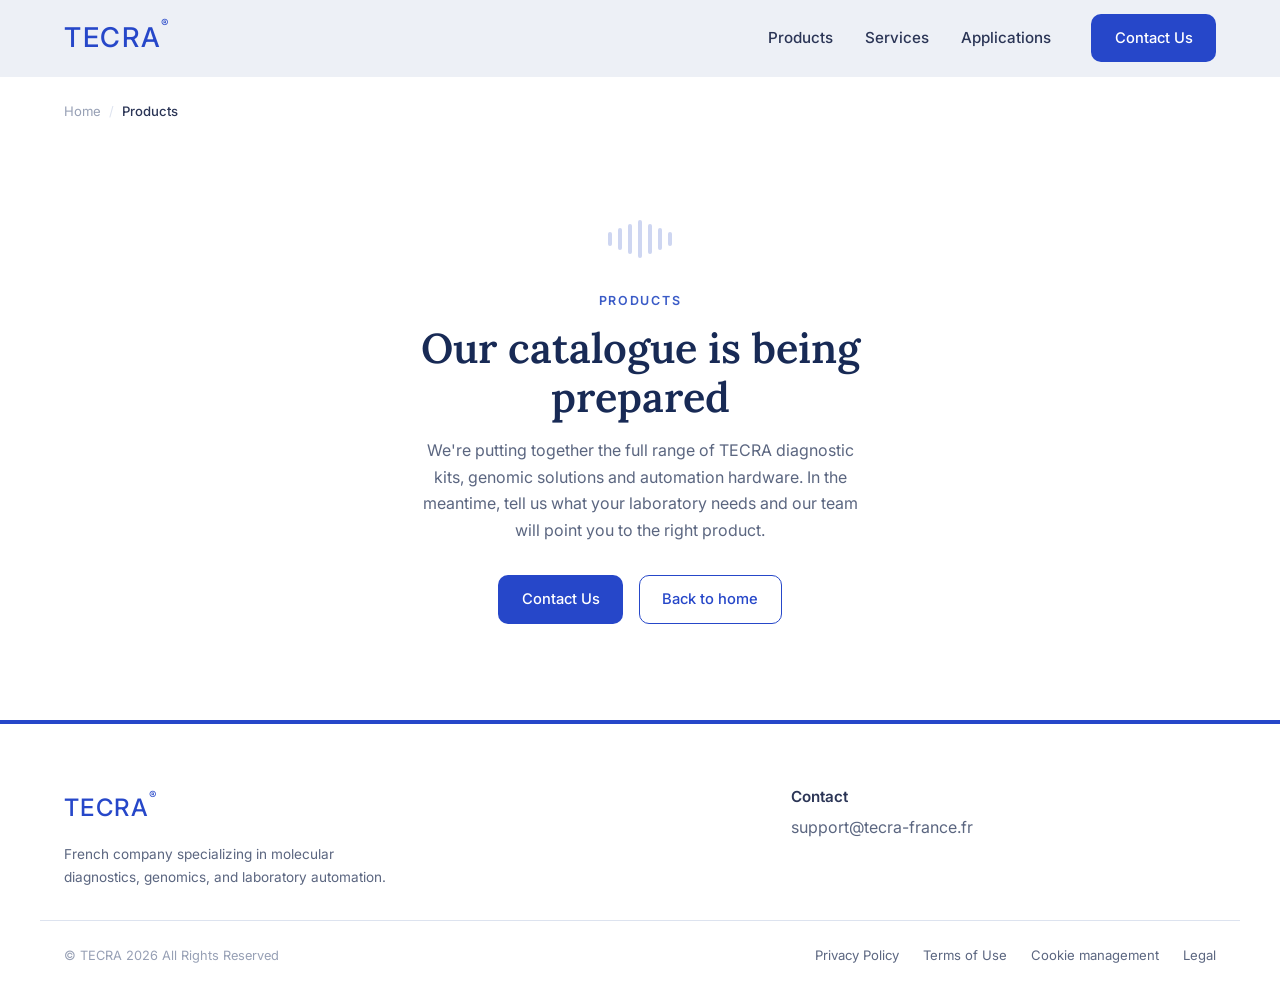
<file: products.html>
<!DOCTYPE html>
<html lang="en">
<head>
  <meta charset="UTF-8" />
  <meta name="viewport" content="width=device-width, initial-scale=1.0" />

  <title>Products — TECRA | Molecular Diagnostics & Genomics</title>
  <meta
    name="description"
    content="TECRA's product catalogue — diagnostic kits, genomic solutions and laboratory automation. This page is being prepared. Contact us in the meantime."
  />
  <link rel="canonical" href="https://tecra-france.fr/products.html" />

  <!-- Thin placeholder page: keep it out of the index, but let bots follow links -->
  <meta name="robots" content="noindex, follow" />

  <!-- Open Graph -->
  <meta property="og:type" content="website" />
  <meta property="og:title" content="Products — TECRA" />
  <meta property="og:description" content="Our product catalogue is on its way. Reach out to discuss your laboratory needs." />
  <meta property="og:url" content="https://tecra-france.fr/products.html" />
  <meta property="og:locale" content="en" />

  <!-- Fonts -->
  <link rel="preconnect" href="https://fonts.googleapis.com" />
  <link rel="preconnect" href="https://fonts.gstatic.com" crossorigin />
  <link
    href="https://fonts.googleapis.com/css2?family=Inter:wght@400;500;600&family=Lora:ital,wght@0,500;0,600;0,700;1,500&display=swap"
    rel="stylesheet"
  />

  <link rel="stylesheet" href="styles.css" />
  <link rel="stylesheet" href="pages.css" />
</head>
<body>
  <!-- ============================ HEADER ============================ -->
  <header class="site-header" id="top">
    <div class="container site-header__inner">
      <a href="index.html" class="logo" aria-label="TECRA home">
        <span class="logo__word">TECRA</span><span class="logo__mark">&reg;</span>
      </a>

      <nav class="nav" aria-label="Primary">
        <button class="nav__toggle" aria-expanded="false" aria-controls="nav-menu" aria-label="Open menu">
          <span></span><span></span><span></span>
        </button>

        <ul class="nav__menu" id="nav-menu">
          <li><a href="products.html" aria-current="page">Products</a></li>
          <li><a href="services.html">Services</a></li>
          <li><a href="applications.html">Applications</a></li>
          <li class="nav__cta">
            <a href="index.html#contact" class="btn btn--primary">Contact Us</a>
          </li>
        </ul>
      </nav>
    </div>
  </header>

  <main>
    <nav class="container breadcrumb" aria-label="Breadcrumb">
      <ol>
        <li><a href="index.html">Home</a></li>
        <li class="breadcrumb__sep" aria-hidden="true">/</li>
        <li aria-current="page">Products</li>
      </ol>
    </nav>

    <section class="container wip" aria-labelledby="wip-title">
      <div class="wip__inner">
        <div class="wip__motif" aria-hidden="true">
          <span></span><span></span><span></span><span></span><span></span><span></span><span></span>
        </div>
        <p class="eyebrow">Products</p>
        <h1 class="wip__title" id="wip-title">Our catalogue is being prepared</h1>
        <p class="wip__text">
          We're putting together the full range of TECRA diagnostic kits, genomic
          solutions and automation hardware. In the meantime, tell us what your
          laboratory needs and our team will point you to the right product.
        </p>
        <div class="wip__actions">
          <a href="index.html#contact" class="btn btn--primary">Contact Us</a>
          <a href="index.html" class="btn btn--outline">Back to home</a>
        </div>
      </div>
    </section>
  </main>

  <!-- ============================ FOOTER ============================ -->
  <footer class="site-footer">
    <div class="container site-footer__inner">
      <div class="site-footer__brand">
        <a href="index.html" class="logo logo--footer" aria-label="TECRA home">
          <span class="logo__word">TECRA</span><span class="logo__mark">&reg;</span>
        </a>
        <p class="site-footer__desc">
          French company specializing in molecular diagnostics, genomics, and
          laboratory automation.
        </p>
      </div>

      <div class="site-footer__contact">
        <h4>Contact</h4>
        <a href="mailto:support@tecra-france.fr">support@tecra-france.fr</a>
      </div>
    </div>

    <div class="container site-footer__bottom">
      <p class="site-footer__copy">&copy; TECRA 2026 All Rights Reserved</p>
      <ul class="site-footer__links">
        <li><a href="politique-de-confidentialite.html">Privacy Policy</a></li>
        <li><a href="#">Terms of Use</a></li>
        <li><a href="politique-de-confidentialite.html#cookies">Cookie management</a></li>
        <li><a href="mentions-legales.html">Legal</a></li>
      </ul>
    </div>
  </footer>

  <script src="main.js"></script>
</body>
</html>
</file>
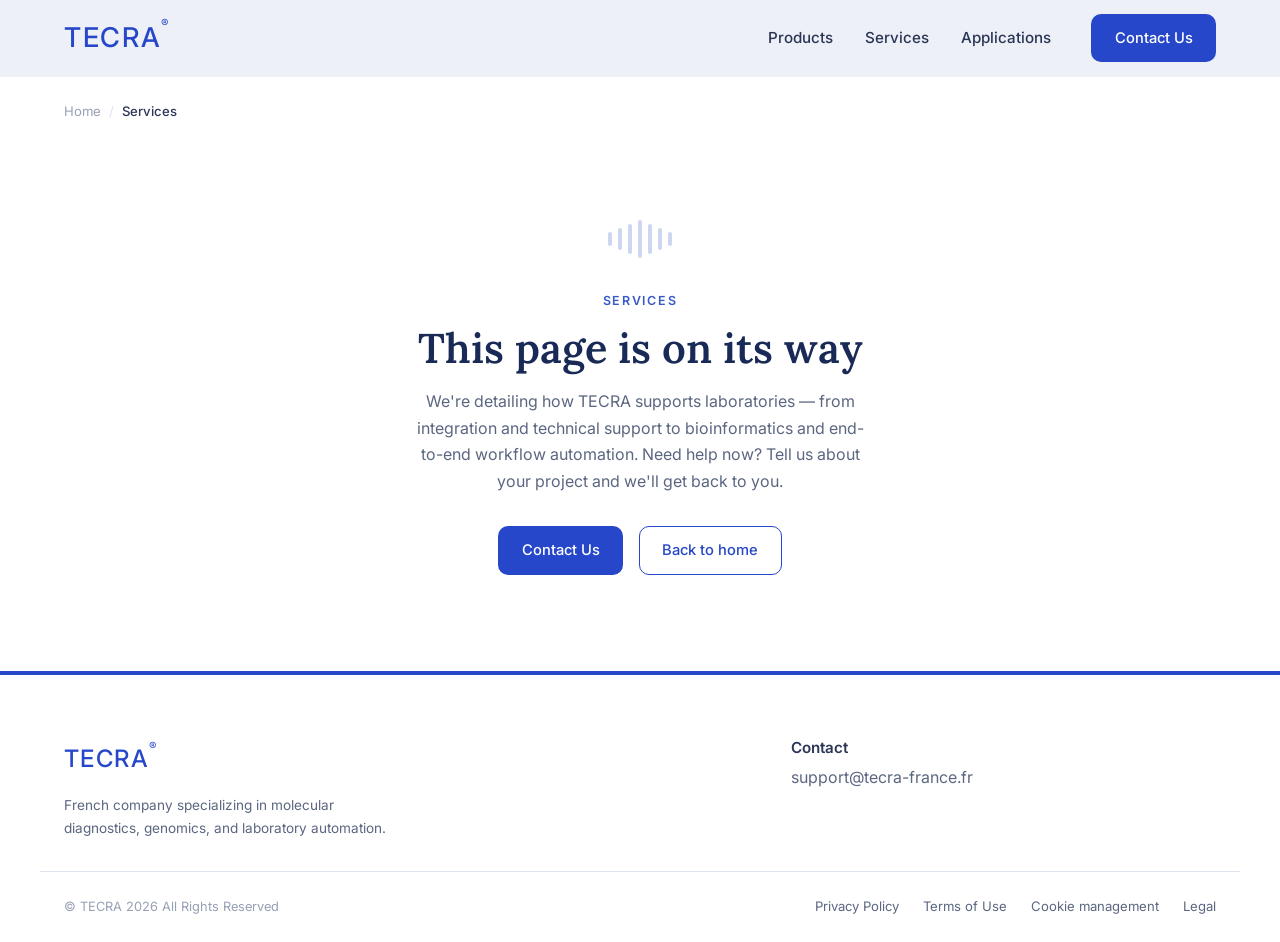
<file: services.html>
<!DOCTYPE html>
<html lang="en">
<head>
  <meta charset="UTF-8" />
  <meta name="viewport" content="width=device-width, initial-scale=1.0" />

  <title>Services — TECRA | Integration, Support & Bioinformatics</title>
  <meta
    name="description"
    content="TECRA services — integration, technical support, bioinformatics and laboratory workflow automation. This page is being prepared. Contact us in the meantime."
  />
  <link rel="canonical" href="https://tecra-france.fr/services.html" />
  <meta name="robots" content="noindex, follow" />

  <meta property="og:type" content="website" />
  <meta property="og:title" content="Services — TECRA" />
  <meta property="og:description" content="Our services page is on its way. Reach out to discuss integration, support and bioinformatics." />
  <meta property="og:url" content="https://tecra-france.fr/services.html" />
  <meta property="og:locale" content="en" />

  <link rel="preconnect" href="https://fonts.googleapis.com" />
  <link rel="preconnect" href="https://fonts.gstatic.com" crossorigin />
  <link
    href="https://fonts.googleapis.com/css2?family=Inter:wght@400;500;600&family=Lora:ital,wght@0,500;0,600;0,700;1,500&display=swap"
    rel="stylesheet"
  />

  <link rel="stylesheet" href="styles.css" />
  <link rel="stylesheet" href="pages.css" />
</head>
<body>
  <header class="site-header" id="top">
    <div class="container site-header__inner">
      <a href="index.html" class="logo" aria-label="TECRA home">
        <span class="logo__word">TECRA</span><span class="logo__mark">&reg;</span>
      </a>

      <nav class="nav" aria-label="Primary">
        <button class="nav__toggle" aria-expanded="false" aria-controls="nav-menu" aria-label="Open menu">
          <span></span><span></span><span></span>
        </button>

        <ul class="nav__menu" id="nav-menu">
          <li><a href="products.html">Products</a></li>
          <li><a href="services.html" aria-current="page">Services</a></li>
          <li><a href="applications.html">Applications</a></li>
          <li class="nav__cta">
            <a href="index.html#contact" class="btn btn--primary">Contact Us</a>
          </li>
        </ul>
      </nav>
    </div>
  </header>

  <main>
    <nav class="container breadcrumb" aria-label="Breadcrumb">
      <ol>
        <li><a href="index.html">Home</a></li>
        <li class="breadcrumb__sep" aria-hidden="true">/</li>
        <li aria-current="page">Services</li>
      </ol>
    </nav>

    <section class="container wip" aria-labelledby="wip-title">
      <div class="wip__inner">
        <div class="wip__motif" aria-hidden="true">
          <span></span><span></span><span></span><span></span><span></span><span></span><span></span>
        </div>
        <p class="eyebrow">Services</p>
        <h1 class="wip__title" id="wip-title">This page is on its way</h1>
        <p class="wip__text">
          We're detailing how TECRA supports laboratories — from integration and
          technical support to bioinformatics and end-to-end workflow automation.
          Need help now? Tell us about your project and we'll get back to you.
        </p>
        <div class="wip__actions">
          <a href="index.html#contact" class="btn btn--primary">Contact Us</a>
          <a href="index.html" class="btn btn--outline">Back to home</a>
        </div>
      </div>
    </section>
  </main>

  <footer class="site-footer">
    <div class="container site-footer__inner">
      <div class="site-footer__brand">
        <a href="index.html" class="logo logo--footer" aria-label="TECRA home">
          <span class="logo__word">TECRA</span><span class="logo__mark">&reg;</span>
        </a>
        <p class="site-footer__desc">
          French company specializing in molecular diagnostics, genomics, and
          laboratory automation.
        </p>
      </div>

      <div class="site-footer__contact">
        <h4>Contact</h4>
        <a href="mailto:support@tecra-france.fr">support@tecra-france.fr</a>
      </div>
    </div>

    <div class="container site-footer__bottom">
      <p class="site-footer__copy">&copy; TECRA 2026 All Rights Reserved</p>
      <ul class="site-footer__links">
        <li><a href="politique-de-confidentialite.html">Privacy Policy</a></li>
        <li><a href="#">Terms of Use</a></li>
        <li><a href="politique-de-confidentialite.html#cookies">Cookie management</a></li>
        <li><a href="mentions-legales.html">Legal</a></li>
      </ul>
    </div>
  </footer>

  <script src="main.js"></script>
</body>
</html>
</file>
<file: styles.css>
/* =============================================================
   TECRA — Landing page
   Structure:
   1. Design tokens (custom properties)
   2. Base / reset
   3. Layout primitives (.container)
   4. Components (buttons, logo, forms)
   5. Sections (header, hero, about, expertise, contact, footer)
   6. Responsive breakpoints
   ============================================================= */

/* ---------- 1. Design tokens ---------- */
:root {
  /* Brand colors */
  --c-primary: #2647c9;        /* buttons, links, active accents      */
  --c-primary-dark: #1a3299;   /* hover / pressed state               */
  --c-accent: #3a5bc7;         /* helix, highlighted words, eyebrows  */
  --c-navy: #182a55;           /* serif display headings              */
  --c-ink: #2b3556;            /* strong body text                    */
  --c-text: #5b6680;           /* default body text                   */
  --c-muted: #97a0b5;          /* placeholders, captions, numbers     */

  /* Surfaces */
  --c-bg: #ffffff;
  --c-bg-alt: #edf0f6;         /* light grey section background       */
  --c-bg-panel: #eef1f7;
  --c-border: #dde3ef;
  --c-field-border: #d4dbe8;

  /* Typography */
  --ff-serif: "Lora", Georgia, "Times New Roman", serif;
  --ff-sans: "Inter", system-ui, -apple-system, "Segoe UI", Roboto, sans-serif;

  /* Spacing scale */
  --space-2: 0.5rem;
  --space-3: 0.75rem;
  --space-4: 1rem;
  --space-6: 1.5rem;
  --space-8: 2rem;
  --space-12: 3rem;
  --space-16: 4rem;
  --space-20: 5rem;
  --space-24: 6rem;

  /* Radii & shadows */
  --radius: 10px;
  --radius-lg: 16px;
  --shadow-card: 0 1px 2px rgba(24, 42, 85, 0.04),
                 0 8px 24px rgba(24, 42, 85, 0.06);
  --shadow-form: 0 20px 60px rgba(24, 42, 85, 0.12);

  /* Layout */
  --container: 1200px;
  --transition: 180ms ease;
}

/* ---------- 2. Base / reset ---------- */
*,
*::before,
*::after { box-sizing: border-box; }

html { scroll-behavior: smooth; }

body {
  margin: 0;
  font-family: var(--ff-sans);
  font-size: 1rem;
  line-height: 1.65;
  color: var(--c-text);
  background: var(--c-bg);
  -webkit-font-smoothing: antialiased;
  text-rendering: optimizeLegibility;
}

img,
svg { display: block; max-width: 100%; }

a { color: inherit; text-decoration: none; }

h1, h2, h3, h4 {
  margin: 0;
  font-family: var(--ff-serif);
  color: var(--c-navy);
  line-height: 1.18;
  font-weight: 600;
}

p { margin: 0; }

ul, ol { margin: 0; padding: 0; list-style: none; }

:focus-visible {
  outline: 2px solid var(--c-primary);
  outline-offset: 3px;
  border-radius: 4px;
}

.text-accent { color: var(--c-accent); }

/* ---------- 3. Layout primitives ---------- */
.container {
  width: 100%;
  max-width: var(--container);
  margin-inline: auto;
  padding-inline: var(--space-6);
}

.eyebrow {
  font-family: var(--ff-sans);
  font-size: 0.78rem;
  font-weight: 600;
  letter-spacing: 0.14em;
  text-transform: uppercase;
  color: var(--c-accent);
  margin-bottom: var(--space-3);
}

/* ---------- 4. Components ---------- */

/* Logo */
.logo {
  display: inline-flex;
  align-items: flex-start;
  color: var(--c-primary);
}
.logo__word {
  font-family: var(--ff-sans);
  font-weight: 500;
  font-size: 1.7rem;
  letter-spacing: 0.06em;
}
.logo__mark { font-size: 0.7rem; line-height: 1; margin-top: 2px; }
.logo--footer .logo__word { font-size: 1.5rem; }

/* Buttons */
.btn {
  --btn-pad-y: 0.7rem;
  --btn-pad-x: 1.4rem;
  display: inline-flex;
  align-items: center;
  justify-content: center;
  gap: 0.5rem;
  padding: var(--btn-pad-y) var(--btn-pad-x);
  font-family: var(--ff-sans);
  font-size: 0.92rem;
  font-weight: 500;
  border: 1px solid transparent;
  border-radius: var(--radius);
  cursor: pointer;
  transition: background var(--transition), color var(--transition),
              border-color var(--transition), transform var(--transition);
}
.btn:active { transform: translateY(1px); }
.btn svg { width: 18px; height: 18px; }

.btn--primary {
  background: var(--c-primary);
  color: #fff;
}
.btn--primary:hover { background: var(--c-primary-dark); }

.btn--outline {
  background: transparent;
  color: var(--c-primary);
  border-color: var(--c-primary);
}
.btn--outline:hover { background: var(--c-primary); color: #fff; }

.btn--ghost {
  background: transparent;
  color: #fff;
  border-color: rgba(255, 255, 255, 0.7);
  text-transform: uppercase;
  letter-spacing: 0.08em;
  font-size: 0.78rem;
}
.btn--ghost:hover { background: rgba(255, 255, 255, 0.14); border-color: #fff; }

.btn--block { width: 100%; padding-block: 0.85rem; }

/* Section heading with centered rule */
.section-head { text-align: center; margin-bottom: var(--space-16); }
.section-head__title { font-size: clamp(1.5rem, 3vw, 2rem); }
.section-head__rule {
  display: block;
  width: 96px;
  height: 2px;
  margin: var(--space-4) auto 0;
  background: var(--c-accent);
}

/* ---------- 5. Sections ---------- */

/* Header */
.site-header {
  position: sticky;
  top: 0;
  z-index: 50;
  background: var(--c-bg-alt);
  border-bottom: 1px solid transparent;
}
.site-header__inner {
  display: flex;
  align-items: center;
  justify-content: space-between;
  min-height: 76px;
}
.nav { display: flex; align-items: center; }
.nav__menu {
  display: flex;
  align-items: center;
  gap: var(--space-8);
  font-size: 0.95rem;
  font-weight: 500;
  color: var(--c-ink);
}
.nav__menu a:not(.btn):hover { color: var(--c-primary); }
.nav__cta { margin-left: var(--space-2); }

.nav__toggle {
  display: none;
  flex-direction: column;
  justify-content: center;
  gap: 5px;
  width: 44px;
  height: 44px;
  padding: 10px;
  background: none;
  border: 0;
  cursor: pointer;
}
.nav__toggle span {
  display: block;
  height: 2px;
  width: 100%;
  background: var(--c-ink);
  border-radius: 2px;
  transition: transform var(--transition), opacity var(--transition);
}

/* Hero */
.hero {
  position: relative;
  color: #fff;
  background: linear-gradient(120deg, #1c2f63 0%, #24449e 55%, #2c63c4 100%);
  background: linear-gradient(rgba(20,33,74,.45), rgba(20,33,74,.45)),
              url("Hero.png") center/cover;
  background-size: cover;
  background-position: center;
}
.hero__inner { padding-block: clamp(3.5rem, 9vw, 7rem); }
.hero__card {
  max-width: 540px;
  padding: var(--space-8);
  background: rgba(38, 71, 201, 0.42);
  backdrop-filter: blur(2px);
  border: 1px solid rgba(255, 255, 255, 0.12);
  border-radius: var(--radius);
}
.hero__title {
  color: #fff;
  font-size: clamp(1.9rem, 4.5vw, 2.9rem);
  font-weight: 700;
  margin-bottom: var(--space-4);
}
.hero__text {
  font-size: 0.95rem;
  line-height: 1.7;
  color: rgba(255, 255, 255, 0.9);
  margin-bottom: var(--space-6);
}

/* About */
.about { position: relative; background: var(--c-bg); overflow: hidden; }
.about__inner {
  position: relative;
  display: grid;
  grid-template-columns: 1fr;
  min-height: 42rem;       /* taller, more spacious section */
  align-content: center;
  padding-block: clamp(3.5rem, 8vw, 6.5rem);
}
/* Full-bleed horizontal helix, centered behind the content (matches the
   reference). The canvas is drawn and rotated in 3D by main.js. */
.about__helix {
  position: absolute;
  top: 50%;
  left: 50%;
  width: 100vw;            /* span the full viewport, beyond the container */
  height: 100%;
  transform: translate(-50%, -50%);
  pointer-events: none;
  z-index: 0;
}
.about__helix-canvas {
  display: block;
  width: 100%;
  height: 100%;
  opacity: 0.9;
}

.about__content {
  position: relative;
  z-index: 1;
  max-width: 520px;
  margin-left: auto;
  text-align: right;
}
.about__title {
  font-size: clamp(1.5rem, 3.2vw, 2.1rem);
  margin-bottom: var(--space-4);
}
.about__text {
  color: var(--c-text);
  margin-bottom: var(--space-6);
  font-size: 0.95rem;
}

/* Expertise */
.expertise { background: var(--c-bg-alt); padding-block: clamp(3.5rem, 8vw, 6rem); }
.cards {
  display: grid;
  grid-template-columns: repeat(3, 1fr);
  gap: var(--space-6);
}
.card {
  position: relative;
  display: flex;
  flex-direction: column;
  padding: var(--space-8) var(--space-6) var(--space-12);
  background: var(--c-bg);
  border: 1px solid var(--c-border);
  border-top: 3px solid var(--c-accent);
  border-radius: var(--radius);
  box-shadow: var(--shadow-card);
  transition: transform var(--transition), box-shadow var(--transition);
}
.card:hover {
  transform: translateY(-4px);
  box-shadow: 0 12px 32px rgba(24, 42, 85, 0.12);
}
.card__icon {
  display: inline-flex;
  align-items: center;
  justify-content: center;
  width: 44px;
  height: 44px;
  margin-bottom: var(--space-6);
  color: var(--c-primary);
  background: rgba(38, 71, 201, 0.08);
  border-radius: var(--radius);
}
.card__icon svg { width: 22px; height: 22px; }
.card__title {
  color: var(--c-primary);
  font-family: var(--ff-serif);
  font-size: 1.12rem;
  font-weight: 600;
  margin-bottom: var(--space-3);
}
.card__text { font-size: 0.92rem; color: var(--c-text); }
.card__number {
  position: absolute;
  right: var(--space-6);
  bottom: var(--space-4);
  font-family: var(--ff-sans);
  font-size: 0.72rem;
  font-weight: 600;
  letter-spacing: 0.06em;
  color: var(--c-muted);
}

/* Contact */
.contact { background: var(--c-bg-alt); padding-bottom: clamp(3.5rem, 8vw, 6rem); }
.contact__inner {
  display: grid;
  grid-template-columns: 1fr 1fr;
  align-items: stretch;
  gap: 0;
}
.contact__panel {
  position: relative;
  display: flex;
  align-items: flex-end;
  min-height: 360px;
  padding: var(--space-12);
  color: #fff;
  border-radius: var(--radius-lg) 0 0 var(--radius-lg);
  background: linear-gradient(135deg, rgba(28,47,99,.55), rgba(42,85,194,.55)),
              url("Contact.png") center/cover;
  background-size: cover;
  background-position: center;
}
.contact__panel-title {
  color: #fff;
  font-size: clamp(1.4rem, 2.6vw, 1.9rem);
  margin-bottom: var(--space-3);
}
.contact__panel-text {
  font-size: 0.92rem;
  color: rgba(255, 255, 255, 0.9);
  max-width: 38ch;
}

.contact__card {
  position: relative;
  padding: var(--space-12);
  background: var(--c-bg);
  border: 1px solid var(--c-border);
  border-radius: 0 var(--radius-lg) var(--radius-lg) 0;
  box-shadow: var(--shadow-form);
}
.contact__chip {
  display: block;
  width: 120px;
  height: 14px;
  border-radius: 6px;
  background: var(--c-primary);
  margin-bottom: var(--space-6);
}
.contact__title { font-size: 1.5rem; margin-bottom: var(--space-3); }
.contact__subtitle {
  font-size: 0.9rem;
  color: var(--c-text);
  margin-bottom: var(--space-8);
}

/* Forms */
.form { display: flex; flex-direction: column; gap: var(--space-4); }
.form__row {
  display: grid;
  grid-template-columns: 1fr 1fr;
  gap: var(--space-4);
}
.field { display: flex; flex-direction: column; gap: var(--space-2); }
.field label {
  font-size: 0.82rem;
  font-weight: 500;
  color: var(--c-ink);
}
.field input,
.field select,
.field textarea {
  width: 100%;
  padding: 0.7rem 0.85rem;
  font-family: inherit;
  font-size: 0.92rem;
  color: var(--c-ink);
  background: var(--c-bg);
  border: 1px solid var(--c-field-border);
  border-radius: var(--radius);
  transition: border-color var(--transition), box-shadow var(--transition);
}
.field textarea { resize: vertical; min-height: 84px; }
.field input::placeholder,
.field textarea::placeholder { color: var(--c-muted); }
.field input:focus,
.field select:focus,
.field textarea:focus {
  outline: none;
  border-color: var(--c-primary);
  box-shadow: 0 0 0 3px rgba(38, 71, 201, 0.12);
}
.field__error {
  display: block;
  margin-top: 0.4rem;
  font-size: 0.8rem;
  color: #cf2b2b;
  min-height: 1.25rem;
}
.field--error input,
.field--error select,
.field--error textarea {
  border-color: #cf2b2b;
}
.field--error input:focus,
.field--error select:focus,
.field--error textarea:focus {
  box-shadow: 0 0 0 3px rgba(207, 43, 43, 0.16);
}
.field select {
  appearance: none;
  background-image: url("data:image/svg+xml,%3Csvg xmlns='http://www.w3.org/2000/svg' width='14' height='14' viewBox='0 0 24 24' fill='none' stroke='%2397a0b5' stroke-width='2' stroke-linecap='round' stroke-linejoin='round'%3E%3Cpath d='m6 9 6 6 6-6'/%3E%3C/svg%3E");
  background-repeat: no-repeat;
  background-position: right 0.85rem center;
  padding-right: 2.2rem;
}

/* Footer */
.site-footer {
  background: var(--c-bg);
  border-top: 4px solid var(--c-primary);
}
.site-footer__inner {
  display: grid;
  grid-template-columns: 1.6fr 1fr;
  gap: var(--space-12);
  padding-block: var(--space-16) var(--space-8);
}
.site-footer__desc {
  max-width: 36ch;
  margin-top: var(--space-4);
  font-size: 0.85rem;
  color: var(--c-text);
}
.site-footer__contact h4 {
  font-family: var(--ff-sans);
  font-size: 0.95rem;
  font-weight: 600;
  color: var(--c-ink);
  margin-bottom: var(--space-2);
}
.site-footer__contact a:hover { color: var(--c-primary); }

.site-footer__bottom {
  display: flex;
  flex-wrap: wrap;
  align-items: center;
  justify-content: space-between;
  gap: var(--space-4);
  padding-block: var(--space-6);
  border-top: 1px solid var(--c-border);
}
.site-footer__copy { font-size: 0.8rem; color: var(--c-muted); }
.site-footer__links {
  display: flex;
  flex-wrap: wrap;
  gap: var(--space-6);
  font-size: 0.82rem;
  color: var(--c-text);
}
.site-footer__links a:hover { color: var(--c-primary); }

/* ---------- 6. Responsive ---------- */
@media (max-width: 900px) {
  .cards { grid-template-columns: 1fr; max-width: 520px; margin-inline: auto; }

  .contact__inner { grid-template-columns: 1fr; }
  .contact__panel { border-radius: var(--radius-lg) var(--radius-lg) 0 0; min-height: 260px; }
  .contact__card { border-radius: 0 0 var(--radius-lg) var(--radius-lg); }

  .about__content { max-width: none; text-align: left; }
  .about__helix {
    top: 45%;
    width: 120vw;
  }
  .about__helix-canvas { opacity: 0.5; }
  .about__inner { min-height: clamp(30rem, 60vw, 38rem); }
}

@media (max-width: 720px) {
  /* Mobile navigation */
  .nav__toggle { display: flex; }
  .nav__menu {
    position: absolute;
    inset: 76px 0 auto 0;
    flex-direction: column;
    align-items: stretch;
    gap: 0;
    padding: var(--space-4) var(--space-6) var(--space-8);
    background: var(--c-bg-alt);
    border-bottom: 1px solid var(--c-border);
    box-shadow: var(--shadow-card);
    transform: translateY(-12px);
    opacity: 0;
    visibility: hidden;
    transition: opacity var(--transition), transform var(--transition),
                visibility var(--transition);
  }
  .nav__menu li { padding-block: var(--space-2); }
  .nav__cta { margin: var(--space-3) 0 0; }
  .nav__cta .btn { width: 100%; }
  .nav[data-open="true"] .nav__menu {
    transform: translateY(0);
    opacity: 1;
    visibility: visible;
  }

  .site-footer__inner { grid-template-columns: 1fr; gap: var(--space-8); }
  .site-footer__bottom { flex-direction: column; align-items: flex-start; }
}

@media (max-width: 480px) {
  .form__row { grid-template-columns: 1fr; }
  .contact__card,
  .contact__panel { padding: var(--space-8); }
  .about__inner { min-height: clamp(24rem, 70vw, 30rem); padding-block: clamp(3rem, 8vw, 5rem); }
  .about__helix { top: 50%; }
  .about__helix-canvas { opacity: 0.65; }
}

/* ---------- Accessibility: reduced motion ---------- */
@media (prefers-reduced-motion: reduce) {
  html { scroll-behavior: auto; }
  *, *::before, *::after {
    animation-duration: 0.01ms !important;
    transition-duration: 0.01ms !important;
  }
}
</file>
<file: pages.css>
/* =============================================================
   TECRA — Secondary pages
   Styles for legal pages (mentions légales, privacy) and the
   "work in progress" pages (Products / Services / Applications).

   Relies on the design tokens & shared components defined in
   styles.css — this file MUST be linked AFTER styles.css.
   ============================================================= */

/* ---------- Breadcrumb ---------- */
.breadcrumb { padding-block: var(--space-6) 0; }
.breadcrumb ol {
  display: flex;
  flex-wrap: wrap;
  align-items: center;
  gap: var(--space-2);
  font-size: 0.82rem;
  color: var(--c-muted);
}
.breadcrumb a:hover { color: var(--c-primary); }
.breadcrumb li[aria-current="page"] { color: var(--c-ink); font-weight: 500; }
.breadcrumb__sep { color: var(--c-border); }

/* ---------- Page header band ---------- */
.page-head { background: var(--c-bg-alt); }
.page-head__inner { padding-block: clamp(2.5rem, 6vw, 4rem); max-width: 75ch; }
.page-head__title {
  font-size: clamp(1.9rem, 4vw, 2.6rem);
  margin-bottom: var(--space-4);
}
.page-head__lead {
  font-size: 1.02rem;
  color: var(--c-text);
  max-width: 60ch;
}
.page-head__meta {
  margin-top: var(--space-6);
  font-size: 0.82rem;
  color: var(--c-muted);
}

/* ---------- Prose (legal articles) ---------- */
.prose {
  max-width: 75ch;
  padding-block: clamp(2.5rem, 6vw, 4rem);
  color: var(--c-text);
  font-size: 0.98rem;
}
.prose > * + * { margin-top: var(--space-4); }

.prose h2 {
  font-size: 1.3rem;
  color: var(--c-navy);
  margin-top: var(--space-12);
  padding-top: var(--space-6);
  border-top: 1px solid var(--c-border);
}
.prose h2:first-of-type { margin-top: var(--space-6); padding-top: 0; border-top: 0; }
.prose h3 {
  font-family: var(--ff-sans);
  font-size: 1rem;
  font-weight: 600;
  color: var(--c-ink);
  margin-top: var(--space-6);
}

.prose p { line-height: 1.7; }
.prose strong { color: var(--c-ink); font-weight: 600; }
.prose a { color: var(--c-primary); text-decoration: underline; text-underline-offset: 2px; }
.prose a:hover { color: var(--c-primary-dark); }

.prose ul,
.prose ol { margin-top: var(--space-3); padding-left: 1.3rem; }
.prose ul { list-style: disc; }
.prose ol { list-style: decimal; }
.prose li { margin-top: var(--space-2); line-height: 1.6; }
.prose li::marker { color: var(--c-accent); }

/* Definition table for the legal-information block */
.prose .data-table {
  width: 100%;
  margin-top: var(--space-4);
  border-collapse: collapse;
  font-size: 0.92rem;
}
.prose .data-table th,
.prose .data-table td {
  text-align: left;
  vertical-align: top;
  padding: 0.7rem 0.9rem;
  border-bottom: 1px solid var(--c-border);
}
.prose .data-table th {
  width: 38%;
  font-weight: 600;
  color: var(--c-ink);
  background: var(--c-bg-alt);
}

/* Editor note / placeholder callout (remove before going live) */
.prose .note {
  margin-top: var(--space-6);
  padding: var(--space-4) var(--space-6);
  background: rgba(38, 71, 201, 0.05);
  border-left: 3px solid var(--c-accent);
  border-radius: 0 var(--radius) var(--radius) 0;
  font-size: 0.88rem;
  color: var(--c-ink);
}
.prose .placeholder {
  padding: 0.05em 0.4em;
  background: rgba(38, 71, 201, 0.08);
  border-radius: 4px;
  font-style: normal;
  color: var(--c-primary);
}

/* ---------- Work in progress ---------- */
.wip {
  display: grid;
  place-items: center;
  text-align: center;
  min-height: clamp(26rem, 60vh, 38rem);
  padding-block: clamp(3rem, 8vw, 6rem);
}
.wip__inner { max-width: 46ch; }
.wip__title {
  font-size: clamp(1.8rem, 4vw, 2.6rem);
  margin-bottom: var(--space-4);
}
.wip__text {
  color: var(--c-text);
  font-size: 1rem;
  margin-bottom: var(--space-8);
}
.wip__actions {
  display: flex;
  flex-wrap: wrap;
  justify-content: center;
  gap: var(--space-4);
}

/* Brand-consistent "in progress" motif: base-pair rungs filling up,
   echoing the DNA helix on the home page. Calm, ambient, optional. */
.wip__motif {
  display: flex;
  align-items: center;
  justify-content: center;
  gap: 6px;
  height: 40px;
  margin-bottom: var(--space-8);
}
.wip__motif span {
  display: block;
  width: 4px;
  border-radius: 4px;
  background: var(--c-accent);
  opacity: 0.25;
  animation: wip-pulse 1.6s ease-in-out infinite;
}
.wip__motif span:nth-child(1) { height: 14px; animation-delay: 0s; }
.wip__motif span:nth-child(2) { height: 22px; animation-delay: 0.12s; }
.wip__motif span:nth-child(3) { height: 30px; animation-delay: 0.24s; }
.wip__motif span:nth-child(4) { height: 38px; animation-delay: 0.36s; }
.wip__motif span:nth-child(5) { height: 30px; animation-delay: 0.48s; }
.wip__motif span:nth-child(6) { height: 22px; animation-delay: 0.60s; }
.wip__motif span:nth-child(7) { height: 14px; animation-delay: 0.72s; }

@keyframes wip-pulse {
  0%, 100% { opacity: 0.2; transform: scaleY(0.7); }
  50%      { opacity: 0.9; transform: scaleY(1); }
}

@media (prefers-reduced-motion: reduce) {
  .wip__motif span { animation: none; opacity: 0.6; }
}
</file>
